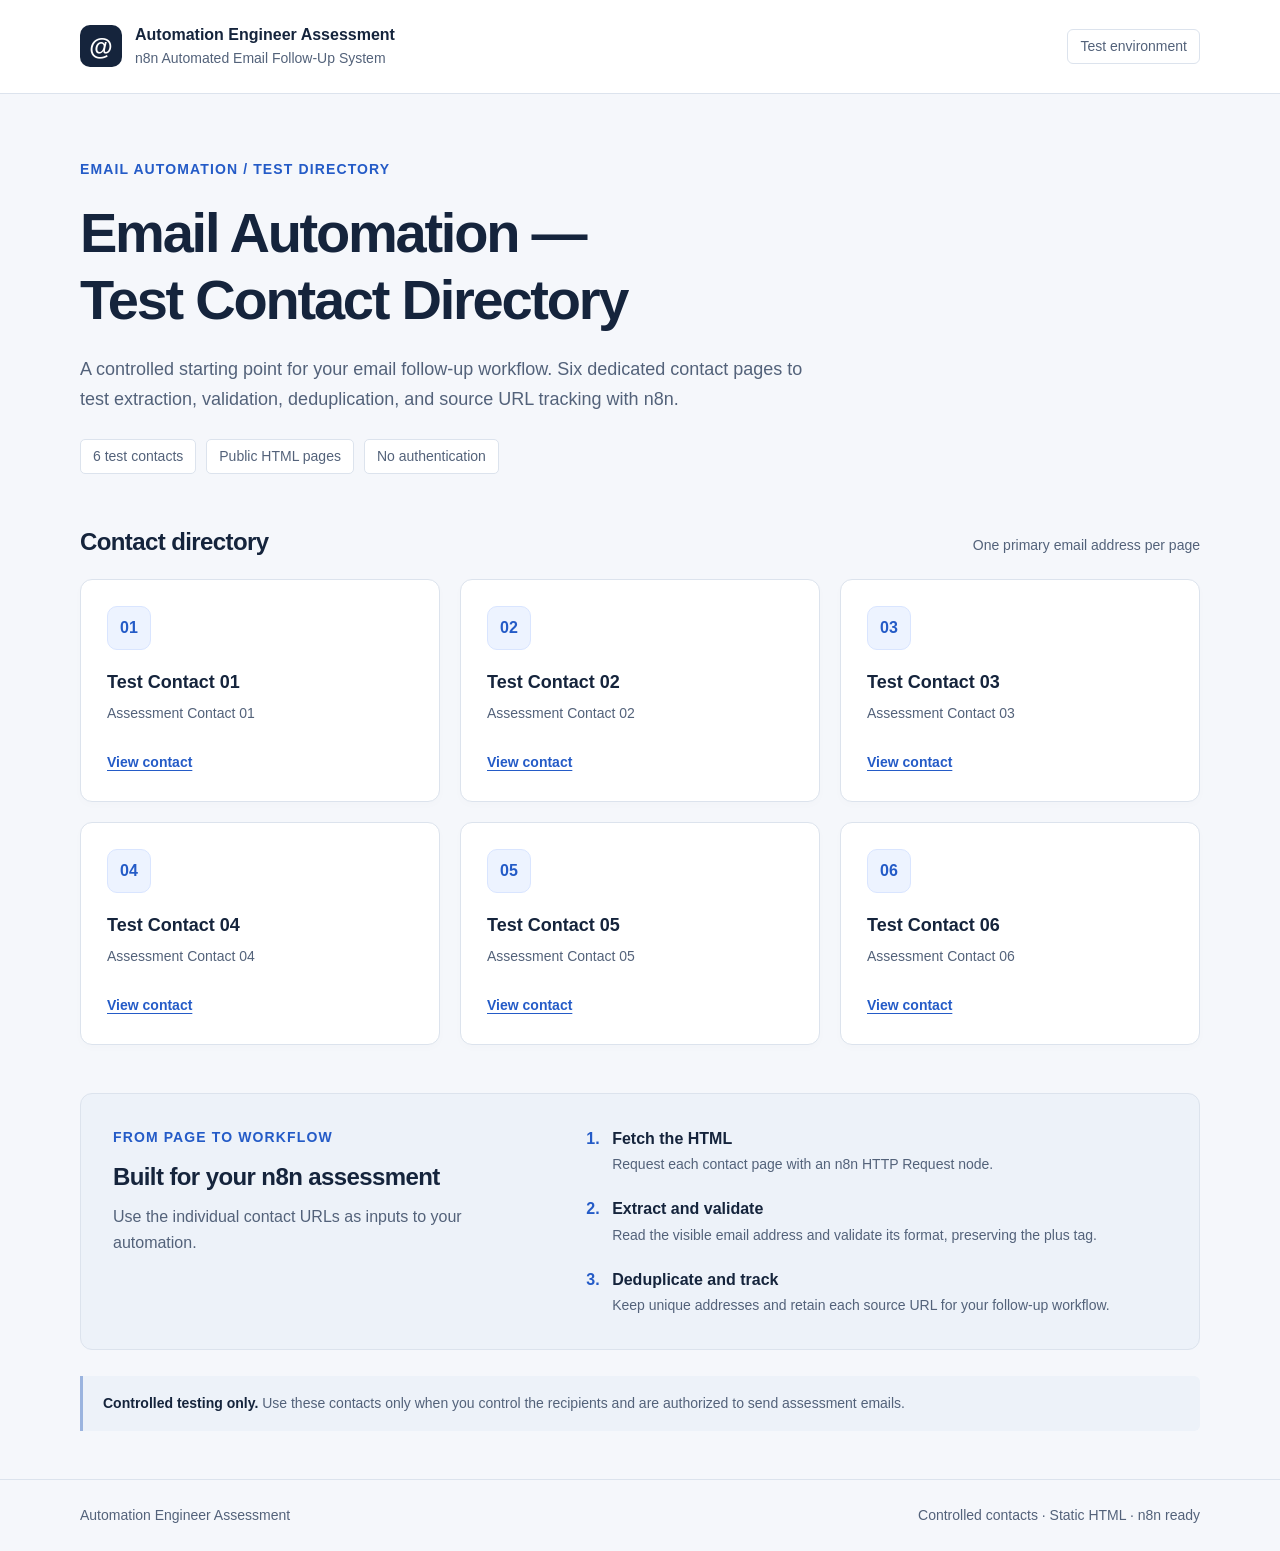
<file: index.html>
<!DOCTYPE html>
<html lang="en">
<head>
  <meta charset="utf-8">
  <meta name="viewport" content="width=device-width, initial-scale=1">
  <meta name="description" content="Controlled test contacts for n8n email extraction, validation, deduplication, and source URL tracking.">
  <title>Email Automation — Test Contact Directory</title>
  <link rel="stylesheet" href="styles.css">
</head>
<body>
  <a class="skip-link" href="#main">Skip to content</a>
  <header class="site-header">
    <div class="container header-inner">
      <a class="brand" href="index.html"><span class="brand-mark" aria-hidden="true">@</span><span>Automation Engineer Assessment<span class="brand-subtitle">n8n Automated Email Follow-Up System</span></span></a>
      <span class="header-label">Test environment</span>
    </div>
  </header>
  <main id="main" class="container directory-main">
    <section class="hero" aria-labelledby="directory-title">
      <p class="eyebrow">Email automation / Test directory</p>
      <h1 id="directory-title">Email Automation —<br>Test Contact Directory</h1>
      <p class="hero-description">A controlled starting point for your email follow-up workflow. Six dedicated contact pages to test extraction, validation, deduplication, and source URL tracking with n8n.</p>
      <div class="hero-tags"><span>6 test contacts</span><span>Public HTML pages</span><span>No authentication</span></div>
    </section>
    <section class="contacts-section" aria-labelledby="contacts-title">
      <div class="section-heading"><h2 id="contacts-title">Contact directory</h2><p>One primary email address per page</p></div>
      <ul class="contact-grid">
        <li>
          <a class="directory-card" href="contact-1.html">
            <span class="contact-number">01</span>
            <h3>Test Contact 01</h3>
            <p>Assessment Contact 01</p>
            <span class="card-link">View contact</span>
          </a>
        </li>
        <li>
          <a class="directory-card" href="contact-2.html">
            <span class="contact-number">02</span>
            <h3>Test Contact 02</h3>
            <p>Assessment Contact 02</p>
            <span class="card-link">View contact</span>
          </a>
        </li>
        <li>
          <a class="directory-card" href="contact-3.html">
            <span class="contact-number">03</span>
            <h3>Test Contact 03</h3>
            <p>Assessment Contact 03</p>
            <span class="card-link">View contact</span>
          </a>
        </li>
        <li>
          <a class="directory-card" href="contact-4.html">
            <span class="contact-number">04</span>
            <h3>Test Contact 04</h3>
            <p>Assessment Contact 04</p>
            <span class="card-link">View contact</span>
          </a>
        </li>
        <li>
          <a class="directory-card" href="contact-5.html">
            <span class="contact-number">05</span>
            <h3>Test Contact 05</h3>
            <p>Assessment Contact 05</p>
            <span class="card-link">View contact</span>
          </a>
        </li>
        <li>
          <a class="directory-card" href="contact-6.html">
            <span class="contact-number">06</span>
            <h3>Test Contact 06</h3>
            <p>Assessment Contact 06</p>
            <span class="card-link">View contact</span>
          </a>
        </li>
      </ul>
    </section>
    <section class="workflow" aria-labelledby="workflow-title">
      <div class="workflow-intro"><p class="eyebrow">From page to workflow</p><h2 id="workflow-title">Built for your n8n assessment</h2><p>Use the individual contact URLs as inputs to your automation.</p></div>
      <ol class="workflow-steps">
        <li><h3>Fetch the HTML</h3><p>Request each contact page with an n8n HTTP Request node.</p></li>
        <li><h3>Extract and validate</h3><p>Read the visible email address and validate its format, preserving the plus tag.</p></li>
        <li><h3>Deduplicate and track</h3><p>Keep unique addresses and retain each source URL for your follow-up workflow.</p></li>
      </ol>
    </section>
    <aside class="test-note"><strong>Controlled testing only.</strong> Use these contacts only when you control the recipients and are authorized to send assessment emails.</aside>
  </main>
  <footer class="site-footer">
    <div class="container footer-inner"><p>Automation Engineer Assessment</p><p>Controlled contacts · Static HTML · n8n ready</p></div>
  </footer>
</body>
</html>
</file>
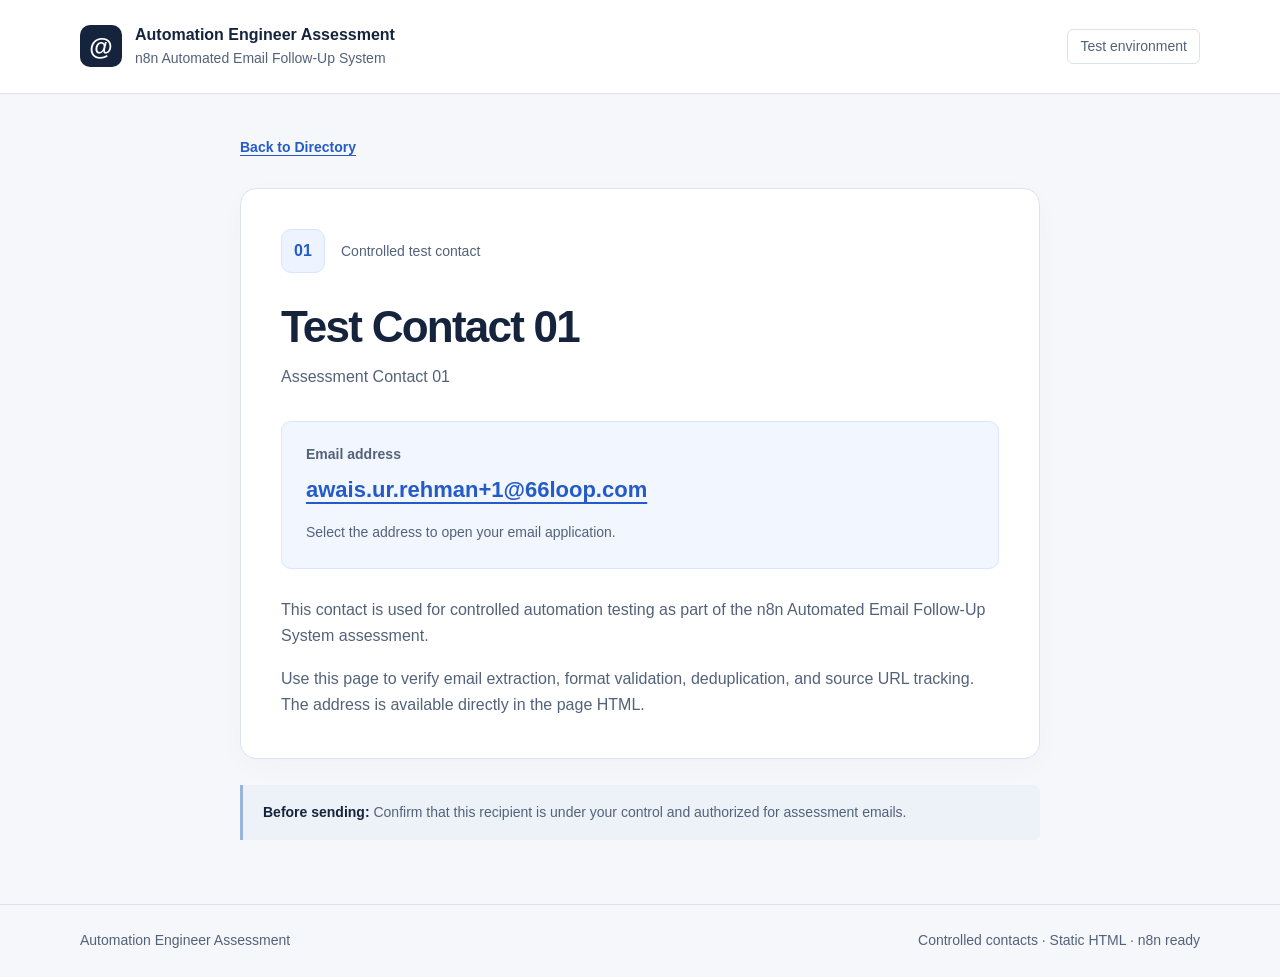
<file: contact-1.html>
<!DOCTYPE html>
<html lang="en">
<head>
  <meta charset="utf-8">
  <meta name="viewport" content="width=device-width, initial-scale=1">
  <meta name="description" content="Assessment Contact 01: a controlled contact page for the n8n email automation assessment.">
  <title>Test Contact 01 — Email Automation</title>
  <link rel="stylesheet" href="styles.css">
</head>
<body>
  <a class="skip-link" href="#main">Skip to content</a>
  <header class="site-header">
    <div class="container header-inner">
      <a class="brand" href="index.html"><span class="brand-mark" aria-hidden="true">@</span><span>Automation Engineer Assessment<span class="brand-subtitle">n8n Automated Email Follow-Up System</span></span></a>
      <span class="header-label">Test environment</span>
    </div>
  </header>
  <main id="main" class="container contact-main">
    <nav aria-label="Directory"><a class="back-link" href="index.html">Back to Directory</a></nav>
    <section class="contact-detail" aria-labelledby="contact-title">
      <div class="detail-heading"><span class="contact-number">01</span><span class="detail-label">Controlled test contact</span></div>
      <h1 id="contact-title">Test Contact 01</h1>
      <p class="contact-subtitle">Assessment Contact 01</p>
      <div class="email-panel">
        <h2>Email address</h2>
        <a class="email-address" href="mailto:awais.ur.rehman+1@66loop.com">awais.ur.rehman+1@66loop.com</a>
        <p>Select the address to open your email application.</p>
      </div>
      <p class="detail-description">This contact is used for controlled automation testing as part of the n8n Automated Email Follow-Up System assessment.</p>
      <p class="detail-description">Use this page to verify email extraction, format validation, deduplication, and source URL tracking. The address is available directly in the page HTML.</p>
    </section>
    <aside class="test-note"><strong>Before sending:</strong> Confirm that this recipient is under your control and authorized for assessment emails.</aside>
  </main>
  <footer class="site-footer">
    <div class="container footer-inner"><p>Automation Engineer Assessment</p><p>Controlled contacts · Static HTML · n8n ready</p></div>
  </footer>
</body>
</html>
</file>
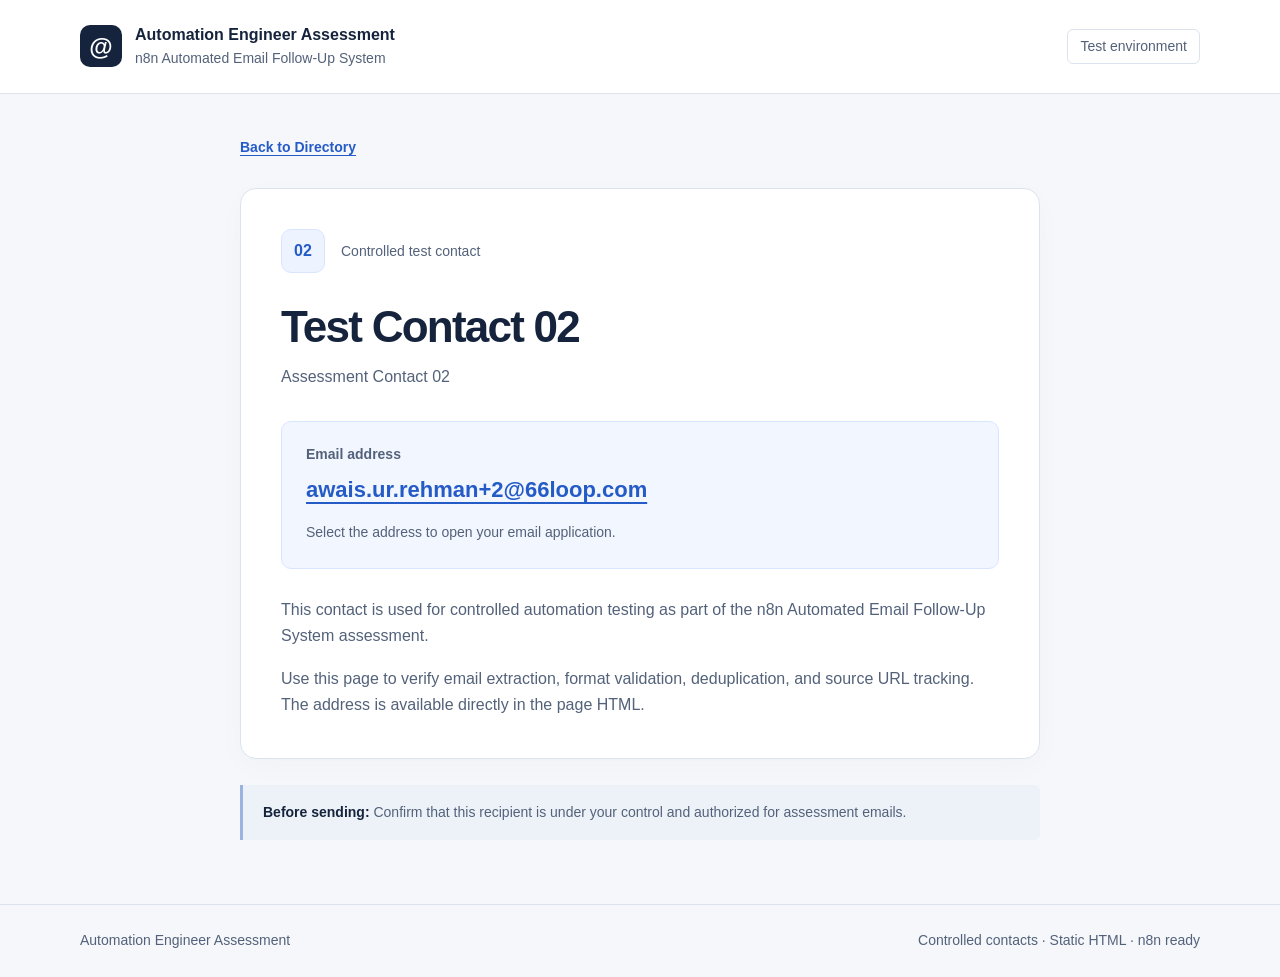
<file: contact-2.html>
<!DOCTYPE html>
<html lang="en">
<head>
  <meta charset="utf-8">
  <meta name="viewport" content="width=device-width, initial-scale=1">
  <meta name="description" content="Assessment Contact 02: a controlled contact page for the n8n email automation assessment.">
  <title>Test Contact 02 — Email Automation</title>
  <link rel="stylesheet" href="styles.css">
</head>
<body>
  <a class="skip-link" href="#main">Skip to content</a>
  <header class="site-header">
    <div class="container header-inner">
      <a class="brand" href="index.html"><span class="brand-mark" aria-hidden="true">@</span><span>Automation Engineer Assessment<span class="brand-subtitle">n8n Automated Email Follow-Up System</span></span></a>
      <span class="header-label">Test environment</span>
    </div>
  </header>
  <main id="main" class="container contact-main">
    <nav aria-label="Directory"><a class="back-link" href="index.html">Back to Directory</a></nav>
    <section class="contact-detail" aria-labelledby="contact-title">
      <div class="detail-heading"><span class="contact-number">02</span><span class="detail-label">Controlled test contact</span></div>
      <h1 id="contact-title">Test Contact 02</h1>
      <p class="contact-subtitle">Assessment Contact 02</p>
      <div class="email-panel">
        <h2>Email address</h2>
        <a class="email-address" href="mailto:awais.ur.rehman+2@66loop.com">awais.ur.rehman+2@66loop.com</a>
        <p>Select the address to open your email application.</p>
      </div>
      <p class="detail-description">This contact is used for controlled automation testing as part of the n8n Automated Email Follow-Up System assessment.</p>
      <p class="detail-description">Use this page to verify email extraction, format validation, deduplication, and source URL tracking. The address is available directly in the page HTML.</p>
    </section>
    <aside class="test-note"><strong>Before sending:</strong> Confirm that this recipient is under your control and authorized for assessment emails.</aside>
  </main>
  <footer class="site-footer">
    <div class="container footer-inner"><p>Automation Engineer Assessment</p><p>Controlled contacts · Static HTML · n8n ready</p></div>
  </footer>
</body>
</html>
</file>
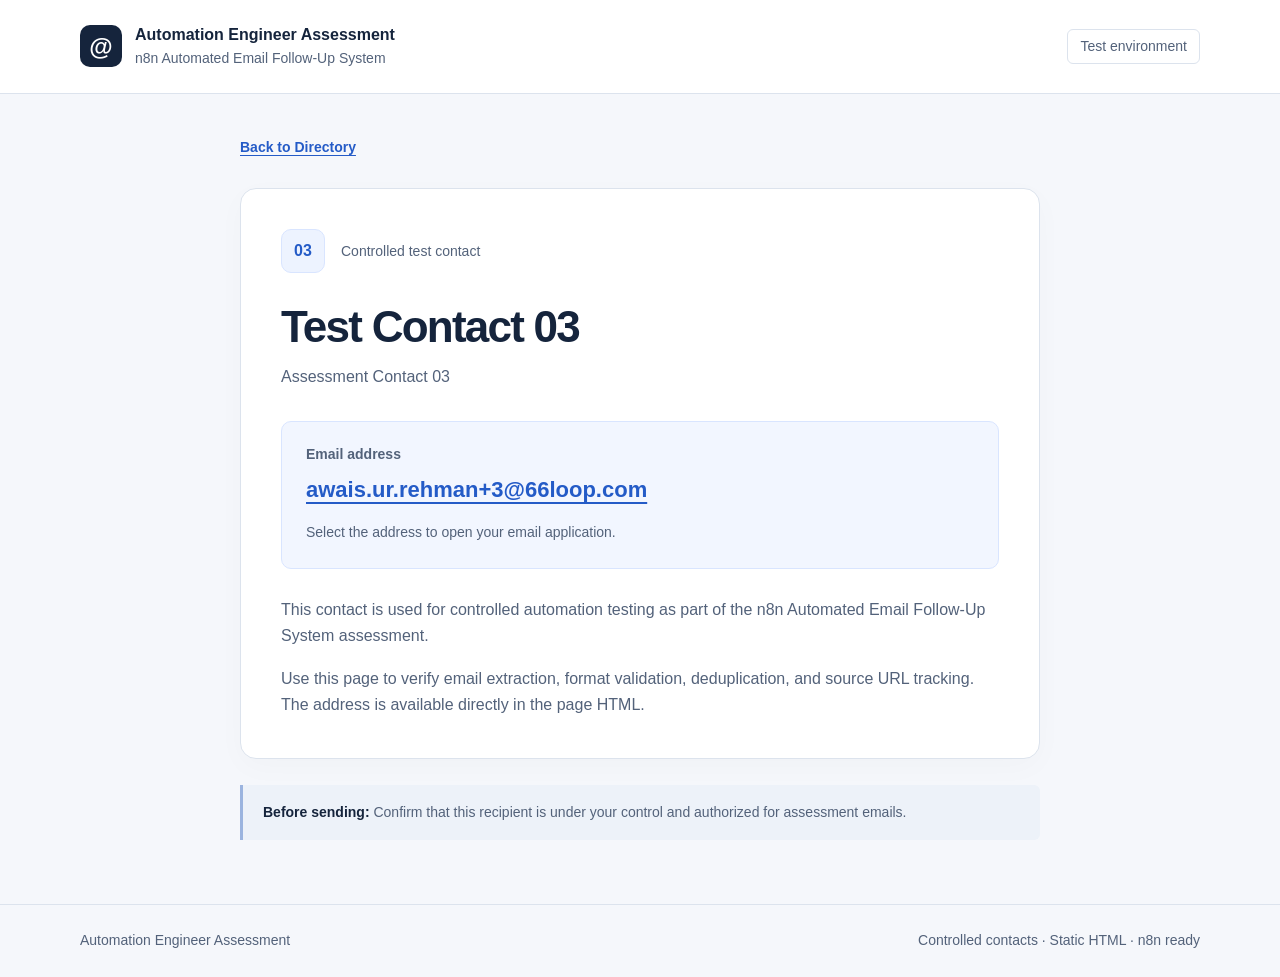
<file: contact-3.html>
<!DOCTYPE html>
<html lang="en">
<head>
  <meta charset="utf-8">
  <meta name="viewport" content="width=device-width, initial-scale=1">
  <meta name="description" content="Assessment Contact 03: a controlled contact page for the n8n email automation assessment.">
  <title>Test Contact 03 — Email Automation</title>
  <link rel="stylesheet" href="styles.css">
</head>
<body>
  <a class="skip-link" href="#main">Skip to content</a>
  <header class="site-header">
    <div class="container header-inner">
      <a class="brand" href="index.html"><span class="brand-mark" aria-hidden="true">@</span><span>Automation Engineer Assessment<span class="brand-subtitle">n8n Automated Email Follow-Up System</span></span></a>
      <span class="header-label">Test environment</span>
    </div>
  </header>
  <main id="main" class="container contact-main">
    <nav aria-label="Directory"><a class="back-link" href="index.html">Back to Directory</a></nav>
    <section class="contact-detail" aria-labelledby="contact-title">
      <div class="detail-heading"><span class="contact-number">03</span><span class="detail-label">Controlled test contact</span></div>
      <h1 id="contact-title">Test Contact 03</h1>
      <p class="contact-subtitle">Assessment Contact 03</p>
      <div class="email-panel">
        <h2>Email address</h2>
        <a class="email-address" href="mailto:awais.ur.rehman+3@66loop.com">awais.ur.rehman+3@66loop.com</a>
        <p>Select the address to open your email application.</p>
      </div>
      <p class="detail-description">This contact is used for controlled automation testing as part of the n8n Automated Email Follow-Up System assessment.</p>
      <p class="detail-description">Use this page to verify email extraction, format validation, deduplication, and source URL tracking. The address is available directly in the page HTML.</p>
    </section>
    <aside class="test-note"><strong>Before sending:</strong> Confirm that this recipient is under your control and authorized for assessment emails.</aside>
  </main>
  <footer class="site-footer">
    <div class="container footer-inner"><p>Automation Engineer Assessment</p><p>Controlled contacts · Static HTML · n8n ready</p></div>
  </footer>
</body>
</html>
</file>
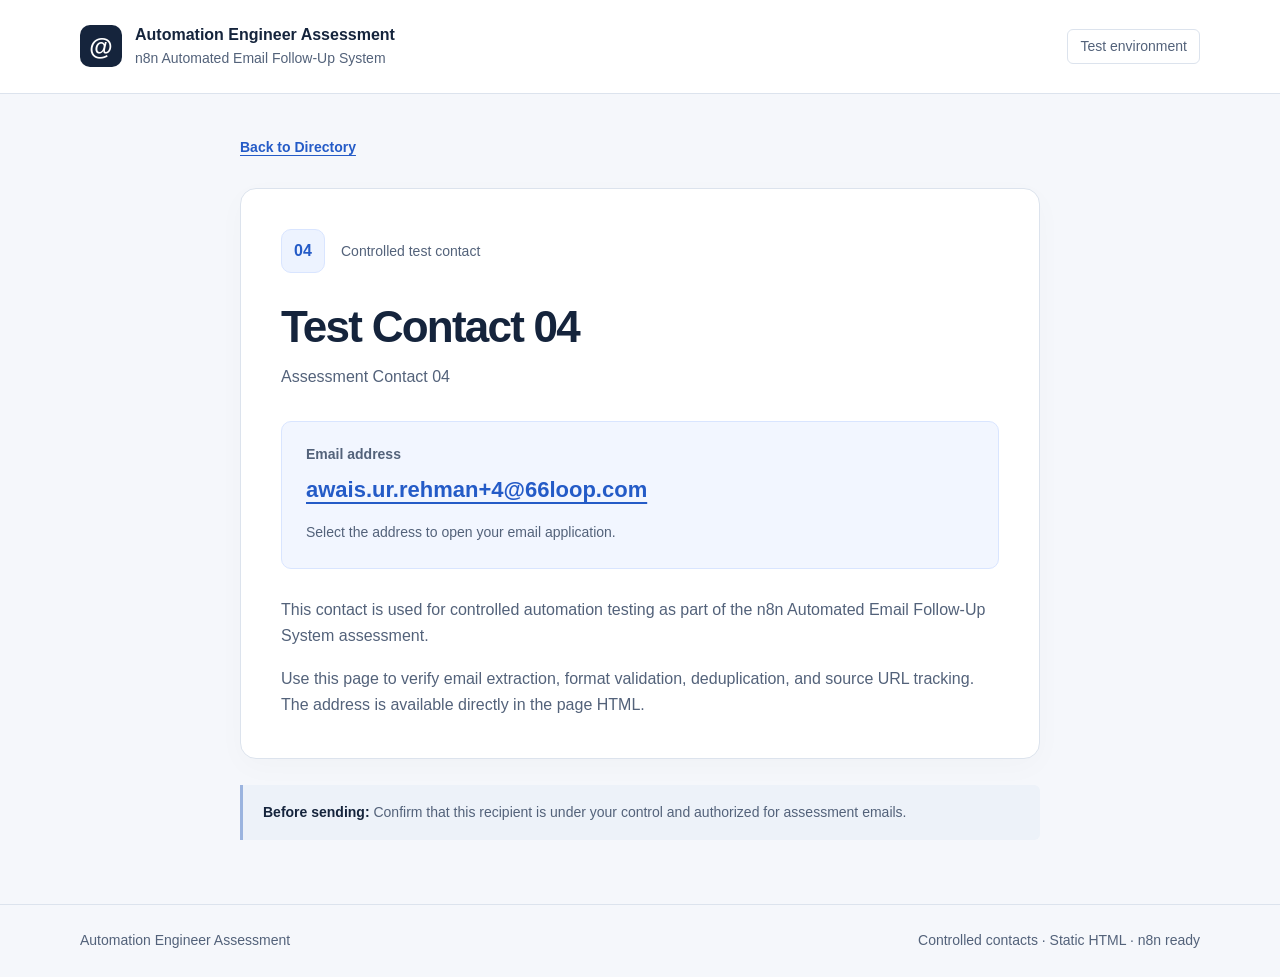
<file: contact-4.html>
<!DOCTYPE html>
<html lang="en">
<head>
  <meta charset="utf-8">
  <meta name="viewport" content="width=device-width, initial-scale=1">
  <meta name="description" content="Assessment Contact 04: a controlled contact page for the n8n email automation assessment.">
  <title>Test Contact 04 — Email Automation</title>
  <link rel="stylesheet" href="styles.css">
</head>
<body>
  <a class="skip-link" href="#main">Skip to content</a>
  <header class="site-header">
    <div class="container header-inner">
      <a class="brand" href="index.html"><span class="brand-mark" aria-hidden="true">@</span><span>Automation Engineer Assessment<span class="brand-subtitle">n8n Automated Email Follow-Up System</span></span></a>
      <span class="header-label">Test environment</span>
    </div>
  </header>
  <main id="main" class="container contact-main">
    <nav aria-label="Directory"><a class="back-link" href="index.html">Back to Directory</a></nav>
    <section class="contact-detail" aria-labelledby="contact-title">
      <div class="detail-heading"><span class="contact-number">04</span><span class="detail-label">Controlled test contact</span></div>
      <h1 id="contact-title">Test Contact 04</h1>
      <p class="contact-subtitle">Assessment Contact 04</p>
      <div class="email-panel">
        <h2>Email address</h2>
        <a class="email-address" href="mailto:awais.ur.rehman+4@66loop.com">awais.ur.rehman+4@66loop.com</a>
        <p>Select the address to open your email application.</p>
      </div>
      <p class="detail-description">This contact is used for controlled automation testing as part of the n8n Automated Email Follow-Up System assessment.</p>
      <p class="detail-description">Use this page to verify email extraction, format validation, deduplication, and source URL tracking. The address is available directly in the page HTML.</p>
    </section>
    <aside class="test-note"><strong>Before sending:</strong> Confirm that this recipient is under your control and authorized for assessment emails.</aside>
  </main>
  <footer class="site-footer">
    <div class="container footer-inner"><p>Automation Engineer Assessment</p><p>Controlled contacts · Static HTML · n8n ready</p></div>
  </footer>
</body>
</html>
</file>
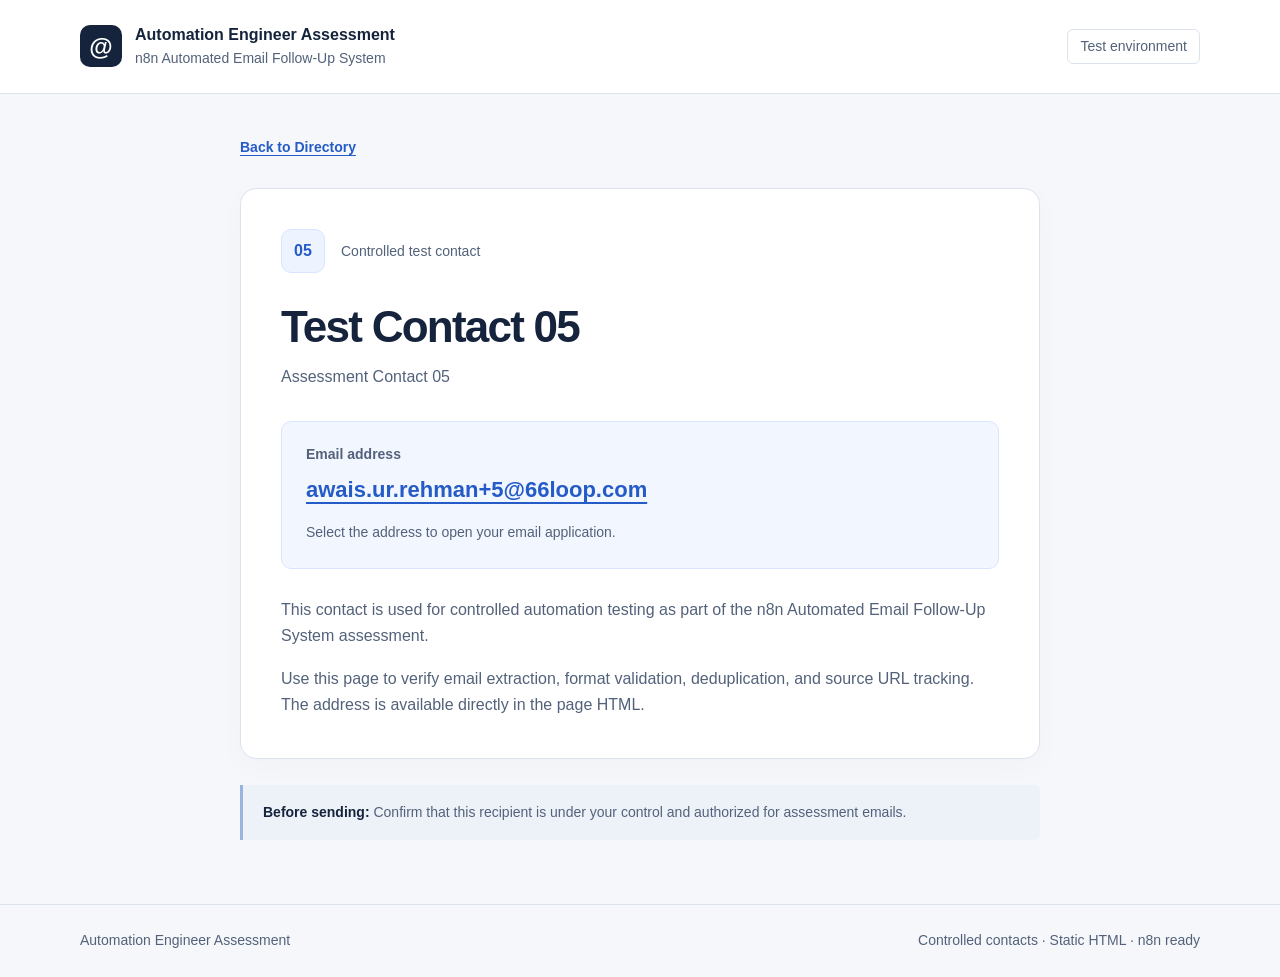
<file: contact-5.html>
<!DOCTYPE html>
<html lang="en">
<head>
  <meta charset="utf-8">
  <meta name="viewport" content="width=device-width, initial-scale=1">
  <meta name="description" content="Assessment Contact 05: a controlled contact page for the n8n email automation assessment.">
  <title>Test Contact 05 — Email Automation</title>
  <link rel="stylesheet" href="styles.css">
</head>
<body>
  <a class="skip-link" href="#main">Skip to content</a>
  <header class="site-header">
    <div class="container header-inner">
      <a class="brand" href="index.html"><span class="brand-mark" aria-hidden="true">@</span><span>Automation Engineer Assessment<span class="brand-subtitle">n8n Automated Email Follow-Up System</span></span></a>
      <span class="header-label">Test environment</span>
    </div>
  </header>
  <main id="main" class="container contact-main">
    <nav aria-label="Directory"><a class="back-link" href="index.html">Back to Directory</a></nav>
    <section class="contact-detail" aria-labelledby="contact-title">
      <div class="detail-heading"><span class="contact-number">05</span><span class="detail-label">Controlled test contact</span></div>
      <h1 id="contact-title">Test Contact 05</h1>
      <p class="contact-subtitle">Assessment Contact 05</p>
      <div class="email-panel">
        <h2>Email address</h2>
        <a class="email-address" href="mailto:awais.ur.rehman+5@66loop.com">awais.ur.rehman+5@66loop.com</a>
        <p>Select the address to open your email application.</p>
      </div>
      <p class="detail-description">This contact is used for controlled automation testing as part of the n8n Automated Email Follow-Up System assessment.</p>
      <p class="detail-description">Use this page to verify email extraction, format validation, deduplication, and source URL tracking. The address is available directly in the page HTML.</p>
    </section>
    <aside class="test-note"><strong>Before sending:</strong> Confirm that this recipient is under your control and authorized for assessment emails.</aside>
  </main>
  <footer class="site-footer">
    <div class="container footer-inner"><p>Automation Engineer Assessment</p><p>Controlled contacts · Static HTML · n8n ready</p></div>
  </footer>
</body>
</html>
</file>
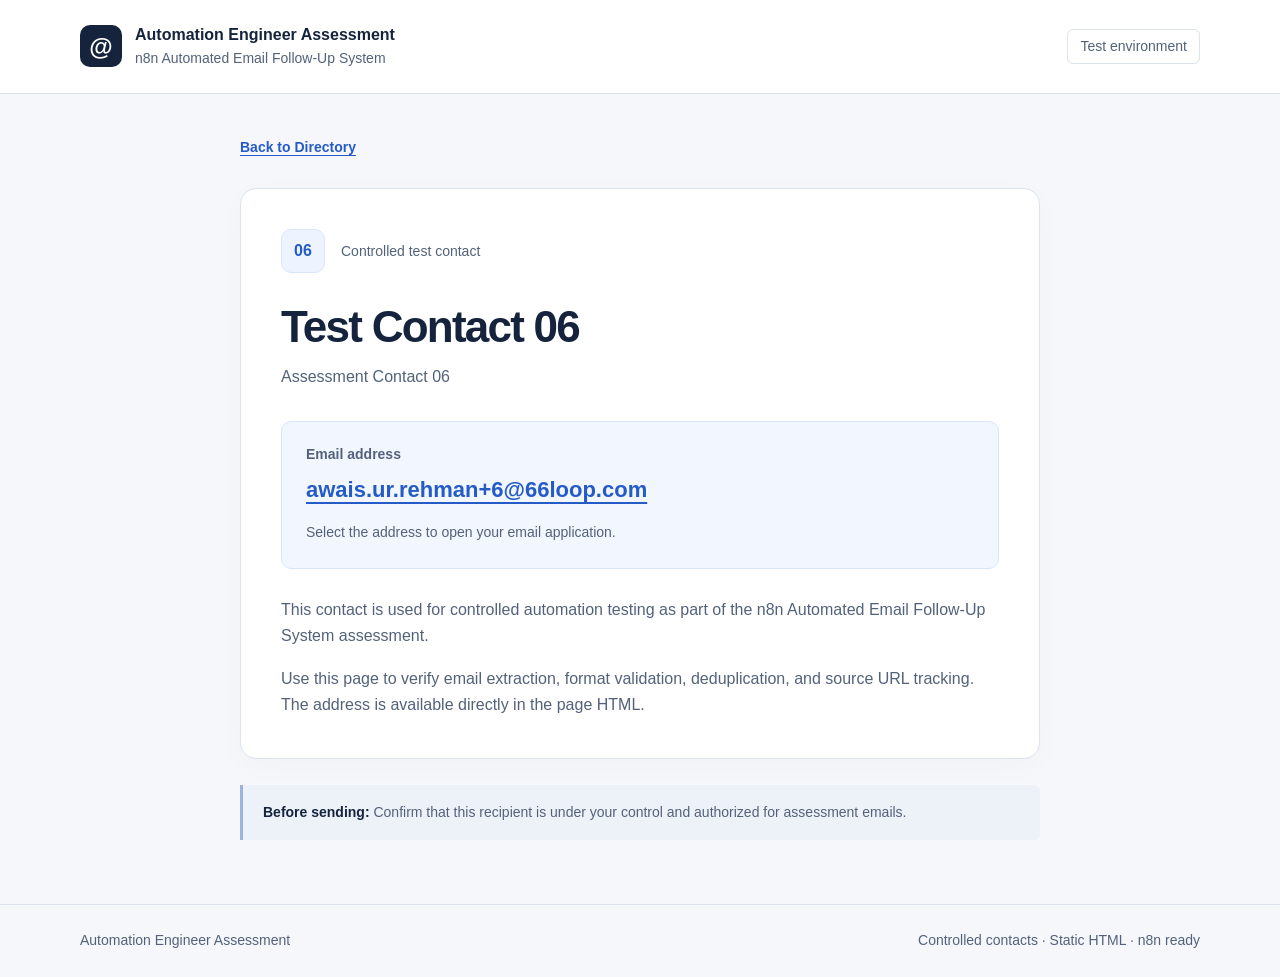
<file: contact-6.html>
<!DOCTYPE html>
<html lang="en">
<head>
  <meta charset="utf-8">
  <meta name="viewport" content="width=device-width, initial-scale=1">
  <meta name="description" content="Assessment Contact 06: a controlled contact page for the n8n email automation assessment.">
  <title>Test Contact 06 — Email Automation</title>
  <link rel="stylesheet" href="styles.css">
</head>
<body>
  <a class="skip-link" href="#main">Skip to content</a>
  <header class="site-header">
    <div class="container header-inner">
      <a class="brand" href="index.html"><span class="brand-mark" aria-hidden="true">@</span><span>Automation Engineer Assessment<span class="brand-subtitle">n8n Automated Email Follow-Up System</span></span></a>
      <span class="header-label">Test environment</span>
    </div>
  </header>
  <main id="main" class="container contact-main">
    <nav aria-label="Directory"><a class="back-link" href="index.html">Back to Directory</a></nav>
    <section class="contact-detail" aria-labelledby="contact-title">
      <div class="detail-heading"><span class="contact-number">06</span><span class="detail-label">Controlled test contact</span></div>
      <h1 id="contact-title">Test Contact 06</h1>
      <p class="contact-subtitle">Assessment Contact 06</p>
      <div class="email-panel">
        <h2>Email address</h2>
        <a class="email-address" href="mailto:awais.ur.rehman+6@66loop.com">awais.ur.rehman+6@66loop.com</a>
        <p>Select the address to open your email application.</p>
      </div>
      <p class="detail-description">This contact is used for controlled automation testing as part of the n8n Automated Email Follow-Up System assessment.</p>
      <p class="detail-description">Use this page to verify email extraction, format validation, deduplication, and source URL tracking. The address is available directly in the page HTML.</p>
    </section>
    <aside class="test-note"><strong>Before sending:</strong> Confirm that this recipient is under your control and authorized for assessment emails.</aside>
  </main>
  <footer class="site-footer">
    <div class="container footer-inner"><p>Automation Engineer Assessment</p><p>Controlled contacts · Static HTML · n8n ready</p></div>
  </footer>
</body>
</html>
</file>
<file: styles.css>
:root {
  color-scheme: light;
  --ink: #15243c;
  --muted: #53627a;
  --blue: #245bc7;
  --line: #dce3ed;
  --surface: #ffffff;
  --background: #f5f7fb;
}
* { box-sizing: border-box; }
body { margin: 0; color: var(--ink); background: var(--background); font-family: -apple-system, BlinkMacSystemFont, "Segoe UI", sans-serif; font-size: 1rem; line-height: 1.65; }
a { color: var(--blue); text-underline-offset: .22em; }
a:focus-visible { outline: 3px solid var(--blue); outline-offset: 5px; border-radius: 3px; }
h1, h2, h3, p { margin-top: 0; }
h1, h2, h3 { line-height: 1.2; }
.container { width: min(1120px, calc(100% - 64px)); margin-inline: auto; }
.skip-link { position: absolute; top: -100px; left: 16px; padding: 12px 20px; z-index: 10; background: var(--surface); }
.skip-link:focus { top: 12px; }
.site-header { background: var(--surface); border-bottom: 1px solid var(--line); }
.header-inner { display: flex; align-items: center; justify-content: space-between; gap: 24px; padding-block: 24px; }
.brand { display: flex; align-items: center; gap: 13px; color: var(--ink); text-decoration: none; font-weight: 650; line-height: 1.4; }
.brand-mark { display: grid; place-items: center; width: 42px; height: 42px; flex-shrink: 0; background: var(--ink); color: white; border-radius: 10px; font-size: 1.5rem; }
.brand-subtitle { display: block; color: var(--muted); font-weight: 400; font-size: .875rem; margin-top: 3px; }
.header-label { color: var(--muted); border: 1px solid var(--line); border-radius: 6px; padding: 5px 12px; font-size: .875rem; white-space: nowrap; }
.directory-main { padding-block: 64px 48px; }
.hero { max-width: 850px; }
.eyebrow { color: var(--blue); font-size: .875rem; font-weight: 700; letter-spacing: .08em; text-transform: uppercase; margin-bottom: 18px; }
h1 { font-size: clamp(2rem, 4.5vw, 3.5rem); letter-spacing: -.04em; margin-bottom: 22px; }
.hero-description { max-width: 730px; color: var(--muted); font-size: 1.125rem; margin-bottom: 24px; }
.hero-tags { display: flex; flex-wrap: wrap; gap: 10px; }
.hero-tags span { padding: 5px 12px; border: 1px solid var(--line); background: var(--surface); border-radius: 5px; font-size: .875rem; color: var(--muted); }
.contacts-section { margin-top: 54px; }
.section-heading { display: flex; align-items: baseline; justify-content: space-between; gap: 16px; margin-bottom: 22px; }
h2 { font-size: 1.5rem; letter-spacing: -.025em; margin-bottom: 12px; }
.section-heading h2, .section-heading p { margin-bottom: 0; }
.section-heading p { color: var(--muted); font-size: .875rem; }
.contact-grid { display: grid; grid-template-columns: repeat(3, minmax(0, 1fr)); gap: 20px; padding: 0; margin: 0; list-style: none; }
.directory-card { display: block; height: 100%; padding: 26px; background: var(--surface); border: 1px solid var(--line); border-radius: 12px; text-decoration: none; color: var(--ink); box-shadow: 0 3px 10px #15243c04; }
.directory-card:hover { border-color: var(--blue); background: #fbfdff; }
.contact-number { display: inline-grid; place-items: center; width: 44px; height: 44px; background: #edf3ff; color: var(--blue); border: 1px solid #d9e5ff; border-radius: 10px; font-weight: 700; font-variant-numeric: tabular-nums; }
.directory-card h3 { font-size: 1.125rem; margin: 22px 0 8px; }
.directory-card p { color: var(--muted); font-size: .875rem; margin-bottom: 24px; }
.card-link { color: var(--blue); font-size: .875rem; font-weight: 650; text-decoration: underline; text-underline-offset: .22em; }
.workflow { margin-top: 48px; padding: 32px; border: 1px solid var(--line); border-radius: 12px; background: #edf2f9; display: grid; grid-template-columns: 1fr 1.4fr; gap: 48px; }
.workflow .eyebrow { margin-bottom: 14px; }
.workflow-intro p:last-child { color: var(--muted); margin-bottom: 0; }
.workflow-steps { margin: 0; padding-left: 24px; }
.workflow-steps li { padding-left: 8px; }
.workflow-steps li + li { margin-top: 20px; }
.workflow-steps li::marker { color: var(--blue); font-weight: 700; }
.workflow-steps h3 { font-size: 1rem; margin-bottom: 5px; }
.workflow-steps p { font-size: .875rem; color: var(--muted); margin-bottom: 0; }
.test-note { font-size: .875rem; color: var(--muted); margin-top: 26px; padding: 16px 20px; border-left: 3px solid #9bb4df; background: #edf2f9; border-radius: 0 6px 6px 0; }
.test-note strong { color: var(--ink); }
.site-footer { border-top: 1px solid var(--line); }
.footer-inner { display: flex; justify-content: space-between; gap: 16px; padding-block: 24px; }
.footer-inner p { font-size: .875rem; color: var(--muted); margin-bottom: 0; }
.contact-main { max-width: 800px; padding-block: 40px 64px; }
.back-link { font-size: .875rem; font-weight: 600; }
.contact-detail { margin-top: 28px; padding: 40px; background: var(--surface); border: 1px solid var(--line); border-radius: 16px; box-shadow: 0 8px 30px #15243c06; }
.detail-heading { display: flex; align-items: center; gap: 16px; margin-bottom: 28px; }
.detail-label { font-size: .875rem; color: var(--muted); }
.contact-detail h1 { font-size: clamp(2rem, 5vw, 2.75rem); margin-bottom: 10px; }
.contact-subtitle { color: var(--muted); margin-bottom: 30px; }
.email-panel { padding: 24px; background: #f2f6ff; border: 1px solid #d9e5ff; border-radius: 10px; margin-bottom: 28px; }
.email-panel h2 { font-size: .875rem; letter-spacing: 0; color: var(--muted); margin-bottom: 10px; }
.email-address { font-size: clamp(1rem, 2.7vw, 1.375rem); font-weight: 650; overflow-wrap: anywhere; }
.email-panel p { font-size: .875rem; color: var(--muted); margin: 12px 0 0; }
.detail-description { color: var(--muted); }
.detail-description:last-child { margin-bottom: 0; }
@media (max-width: 900px) {
  .contact-grid { grid-template-columns: repeat(2, minmax(0, 1fr)); }
  .workflow { grid-template-columns: 1fr; gap: 28px; }
}
@media (max-width: 600px) {
  .container { width: calc(100% - 32px); }
  .header-inner { padding-block: 20px; }
  .header-label { display: none; }
  .brand { font-size: .875rem; gap: 10px; }
  .brand-subtitle { font-size: .875rem; }
  .directory-main { padding-block: 40px 32px; }
  .hero-description { font-size: 1rem; }
  .section-heading { display: block; }
  .section-heading p { margin-top: 8px; }
  .contact-grid { grid-template-columns: 1fr; gap: 16px; }
  .contacts-section { margin-top: 40px; }
  .workflow { margin-top: 32px; padding: 24px; }
  .footer-inner { flex-direction: column; gap: 4px; }
  .contact-main { padding-block: 28px 40px; }
  .contact-detail { padding: 24px; }
  .email-panel { padding: 18px; }
}
</file>
